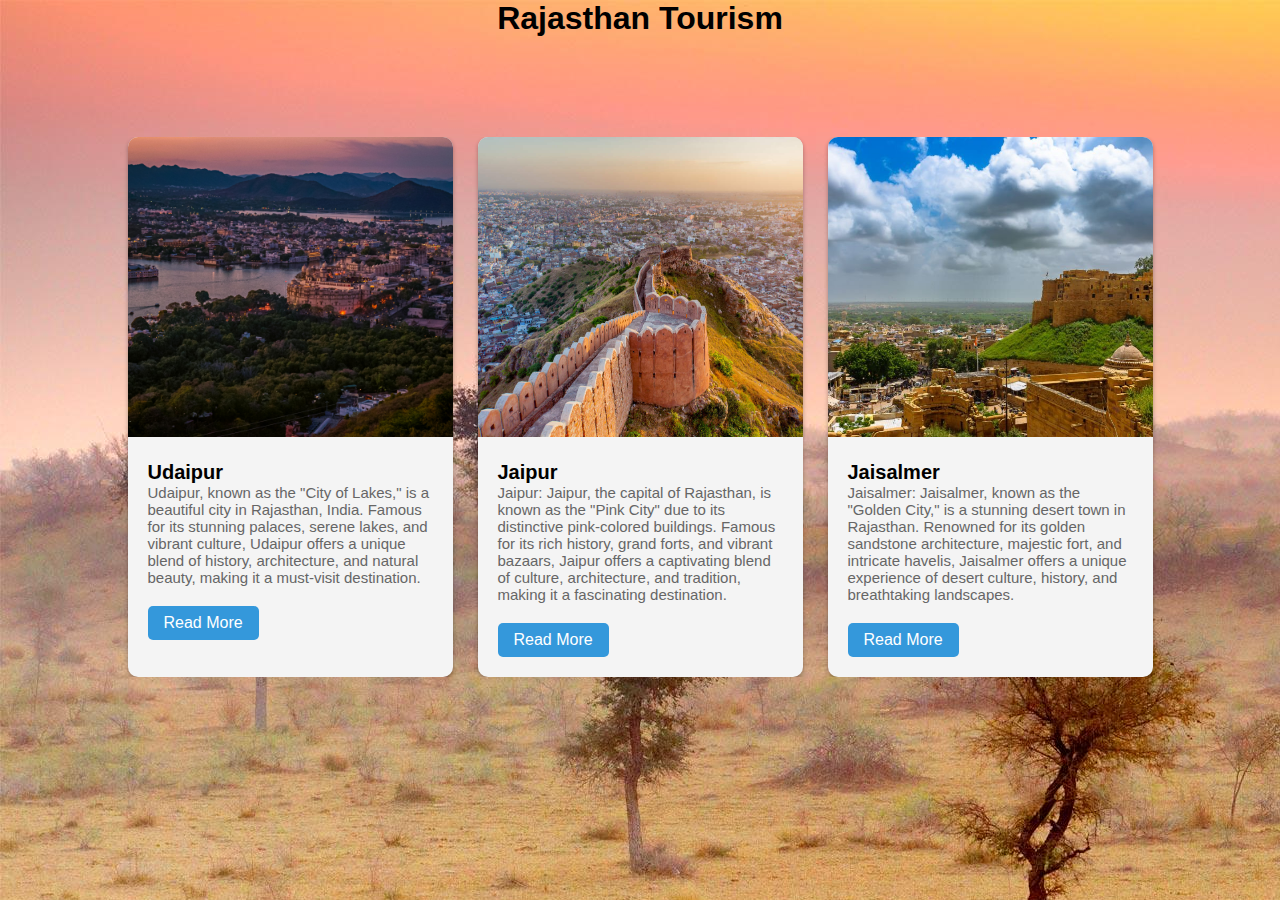
<file: index.html>
<!DOCTYPE html>
<html lang="en">
  <head>
    <meta charset="UTF-8" />
    <meta name="viewport" content="width=device-width, initial-scale=1.0" />
    <link rel="stylesheet" href="style.css" />
    <title>Tourism</title>
  </head>
  <body background="bg3.jpg">
    <h1><center>Rajasthan Tourism</center></h1>

    <div class="flex-container">
      <div class="flex-item">
        <img src="udaipur.jpg" />
        <div class="content">
          <h1>Udaipur</h1>
          <p>
            Udaipur, known as the "City of Lakes," is a beautiful city in
            Rajasthan, India. Famous for its stunning palaces, serene lakes, and
            vibrant culture, Udaipur offers a unique blend of history,
            architecture, and natural beauty, making it a must-visit
            destination.
          </p>
          <a href="index2.html" class="content-button">Read More</a>
        </div>
      </div>

      <div class="flex-item">
        <img src="jaipur.jpg" />
        <div class="content">
          <h1>Jaipur</h1>
          <p>
            Jaipur: Jaipur, the capital of Rajasthan, is known as the "Pink
            City" due to its distinctive pink-colored buildings. Famous for its
            rich history, grand forts, and vibrant bazaars, Jaipur offers a
            captivating blend of culture, architecture, and tradition, making it
            a fascinating destination.
          </p>
          <a href="index3.html" class="content-button">Read More</a>
        </div>
      </div>

      <div class="flex-item">
        <img src="jaisalmer.jpg" />
        <div class="content">
          <h1>Jaisalmer</h1>
          <p>
            Jaisalmer: Jaisalmer, known as the "Golden City," is a stunning
            desert town in Rajasthan. Renowned for its golden sandstone
            architecture, majestic fort, and intricate havelis, Jaisalmer offers
            a unique experience of desert culture, history, and breathtaking
            landscapes.
          </p>
          <a href="" class="content-button">Read More</a>
        </div>
      </div>
    </div>
  </body>
</html>
</file>
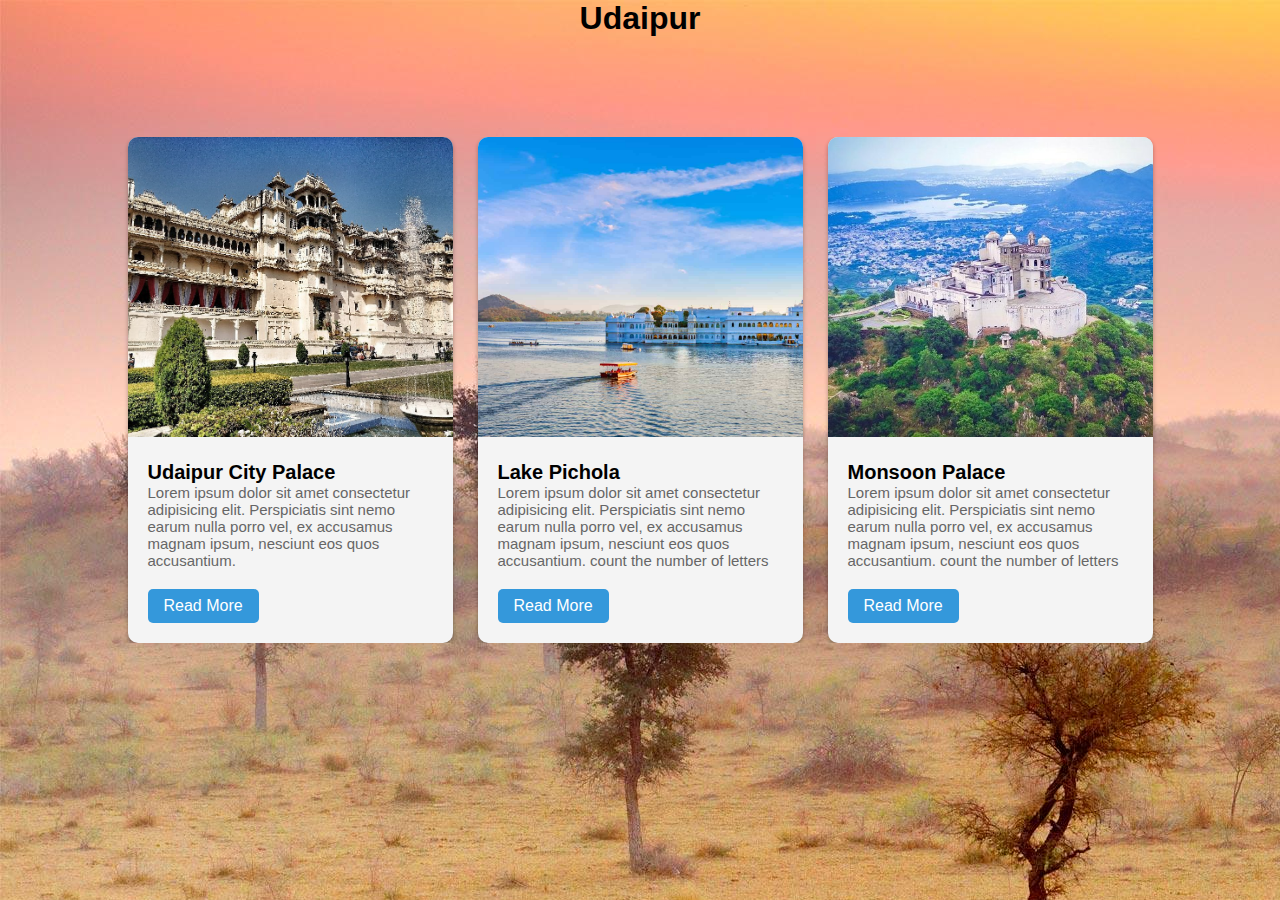
<file: index2.html>
<!DOCTYPE html>
<html lang="en">
  <head>
    <meta charset="UTF-8" />
    <meta name="viewport" content="width=device-width, initial-scale=1.0" />
    <link rel="stylesheet" href="style.css" />
    <title>Tourism</title>
  </head>
  <body background="bg3.jpg">
    <h1><center>Udaipur</center></h1>

    <div class="flex-container">
      <div class="flex-item">
        <img src="palace.jpg" />
        <div class="content">
          <h1>Udaipur City Palace</h1>
          <p>
            Lorem ipsum dolor sit amet consectetur adipisicing elit. Perspiciatis sint nemo earum nulla porro vel, ex accusamus magnam ipsum, nesciunt eos quos accusantium. 
          </p>
          <a href="" class="content-button">Read More</a>
        </div>
      </div>

      <div class="flex-item">
        <img src="Pichola.jpg" />
        <div class="content">
          <h1>Lake Pichola</h1>
          <p>
            Lorem ipsum dolor sit amet consectetur adipisicing elit. Perspiciatis sint nemo earum nulla porro vel, ex accusamus magnam ipsum, nesciunt eos quos accusantium. count the number of letters
          </p>
          <a href="" class="content-button">Read More</a>
        </div>
      </div>

      <div class="flex-item">
        <img src="monsoon.jpg" />
        <div class="content">
          <h1>Monsoon Palace</h1>
          <p>
            Lorem ipsum dolor sit amet consectetur adipisicing elit. Perspiciatis sint nemo earum nulla porro vel, ex accusamus magnam ipsum, nesciunt eos quos accusantium. count the number of letters
          </p>
          <a href="" class="content-button">Read More</a>
        </div>
      </div>
    </div>
  </body>
</html>
</file>
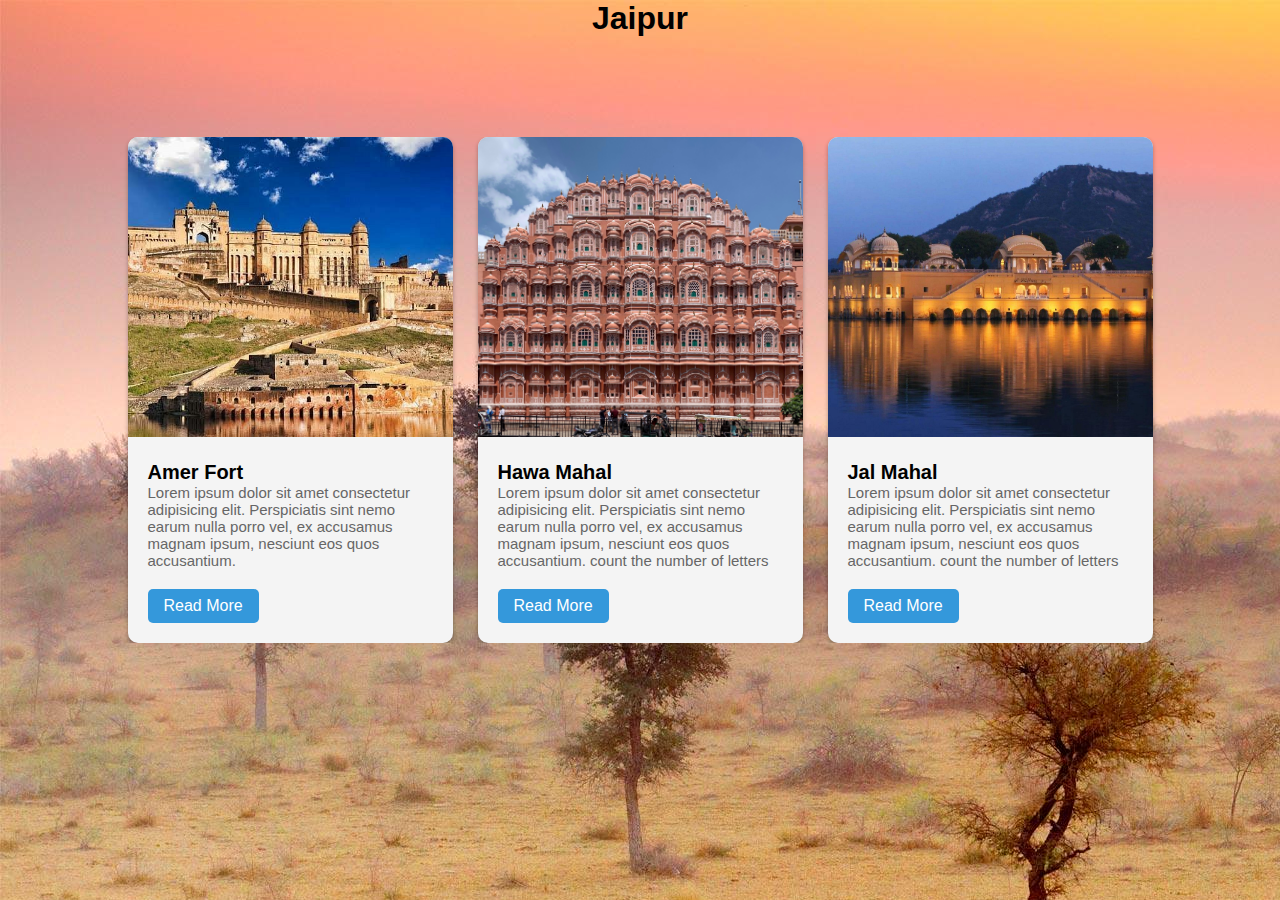
<file: index3.html>
<!DOCTYPE html>
<html lang="en">
  <head>
    <meta charset="UTF-8" />
    <meta name="viewport" content="width=device-width, initial-scale=1.0" />
    <link rel="stylesheet" href="style.css" />
    <title>Tourism</title>
  </head>
  <body background="bg3.jpg">
    <h1><center>Jaipur</center></h1>

    <div class="flex-container">
      <div class="flex-item">
        <img src="amerfort.jpg" />
        <div class="content">
          <h1>Amer Fort</h1>
          <p>
            Lorem ipsum dolor sit amet consectetur adipisicing elit. Perspiciatis sint nemo earum nulla porro vel, ex accusamus magnam ipsum, nesciunt eos quos accusantium. 
          </p>
          <a href="" class="content-button">Read More</a>
        </div>
      </div>

      <div class="flex-item">
        <img src="hawaMahal.jpg" />
        <div class="content">
          <h1>Hawa Mahal</h1>
          <p>
            Lorem ipsum dolor sit amet consectetur adipisicing elit. Perspiciatis sint nemo earum nulla porro vel, ex accusamus magnam ipsum, nesciunt eos quos accusantium. count the number of letters
          </p>
          <a href="" class="content-button">Read More</a>
        </div>
      </div>

      <div class="flex-item">
        <img src="jalmahal.jpg" />
        <div class="content">
          <h1>Jal Mahal</h1>
          <p>
            Lorem ipsum dolor sit amet consectetur adipisicing elit. Perspiciatis sint nemo earum nulla porro vel, ex accusamus magnam ipsum, nesciunt eos quos accusantium. count the number of letters
          </p>
          <a href="" class="content-button">Read More</a>
        </div>
      </div>
    </div>
  </body>
</html>
</file>
<file: style.css>
*{
    margin:0px;
    padding:0px;
    box-sizing:border-box;
    font-family: sans-serif;
}

.flex-item img {
    width: 100%; 
    height: 300px;
    object-fit:cover; 
}


.flex-container{
    display: flex;
    justify-content: center;
    flex-wrap: nowrap;
    gap:25px;
    margin-top: 100px;
    width: 100%; 
    overflow-x: auto; 
}

.flex-item{
    width:325px;
    background-color:#f4f4f4;
    border-radius:10px;
    box-shadow:0px 2px 4px rgba(0, 0, 0, 0.3);
    overflow: hidden;
    transition: transform 0.6s ease;

}
.flex-item:hover{
    transform: translateY(-20px);
}

.content{
    padding:20px;
}

.content h1{
    font-size:20px;
    margin-button:10px;

}

.content p{
    font-size: 15px;
    color:#666;
    margin-bottom:20px;
}

.content-button{
    display: inline-block;
    background-color:#3498db;
    color:#fff;
    text-decoration: none;
    border-radius: 5px;
    padding:8px 16px;
}
</file>
